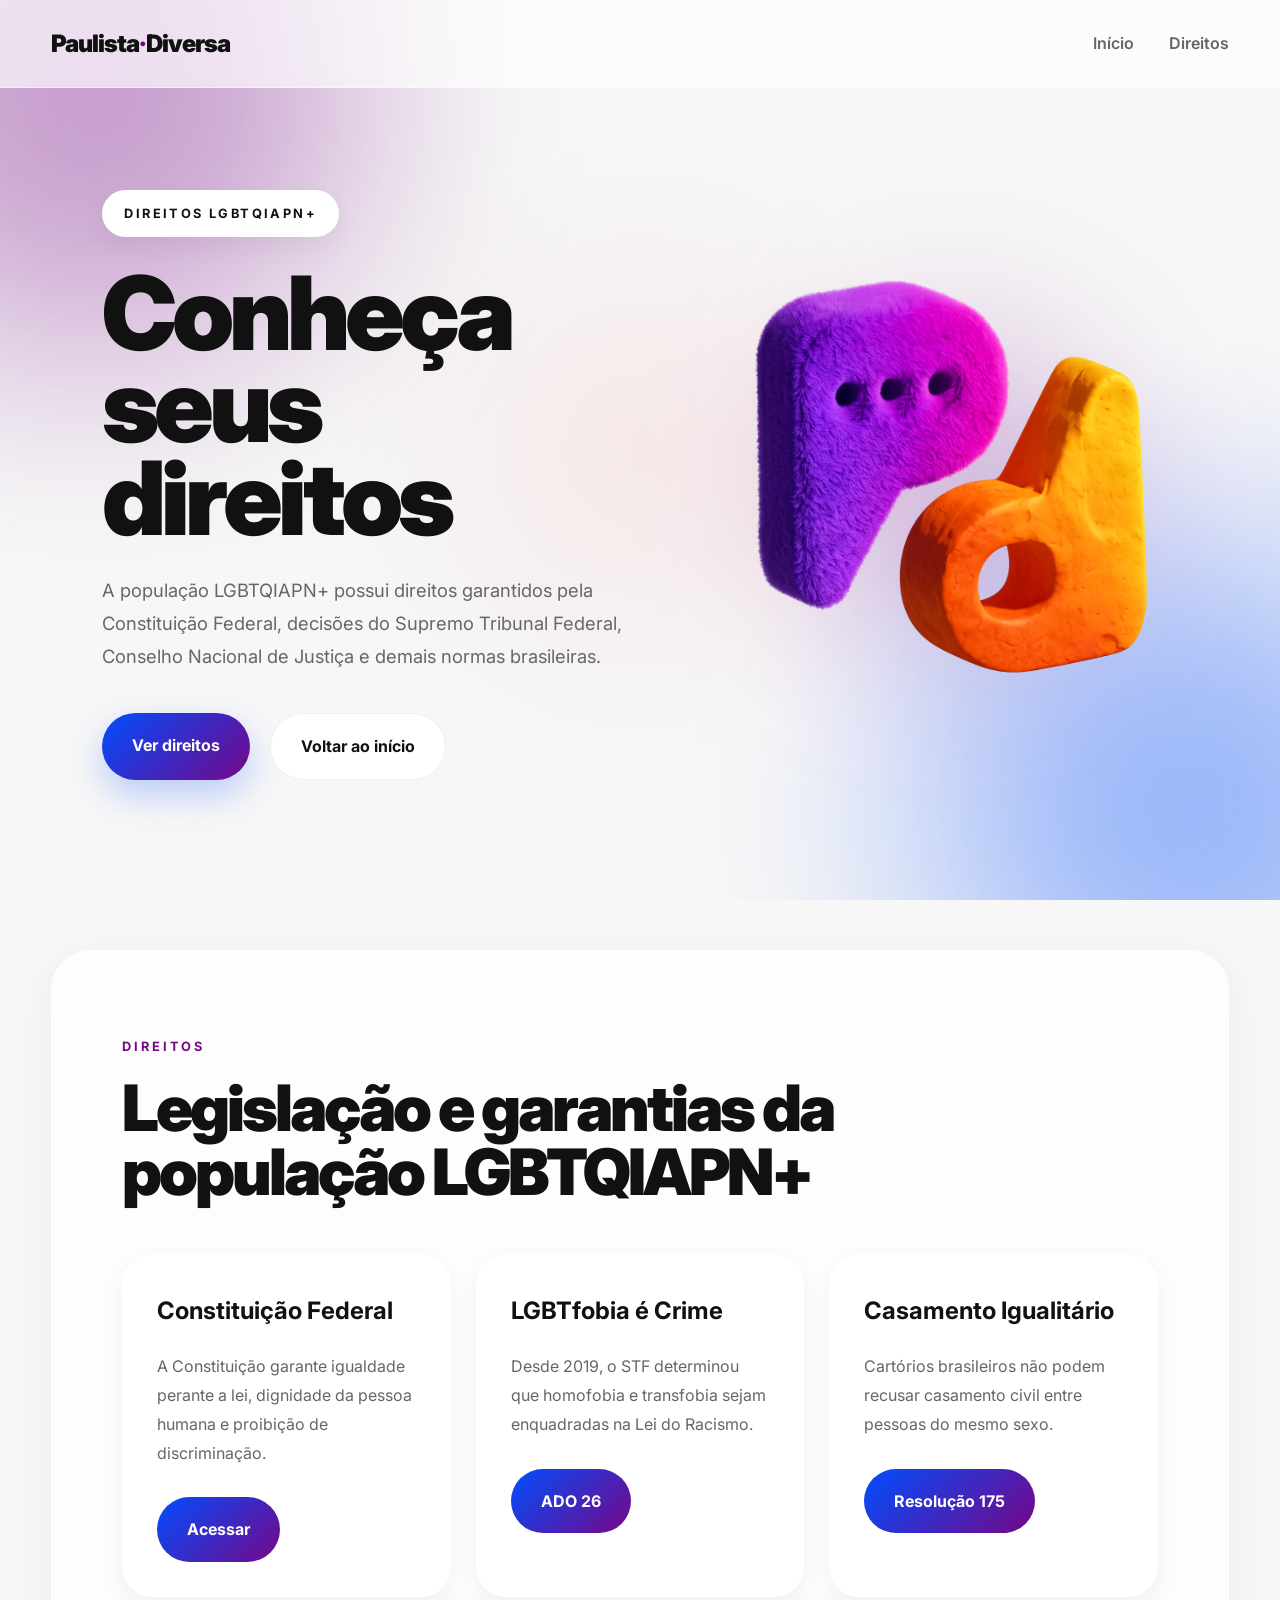
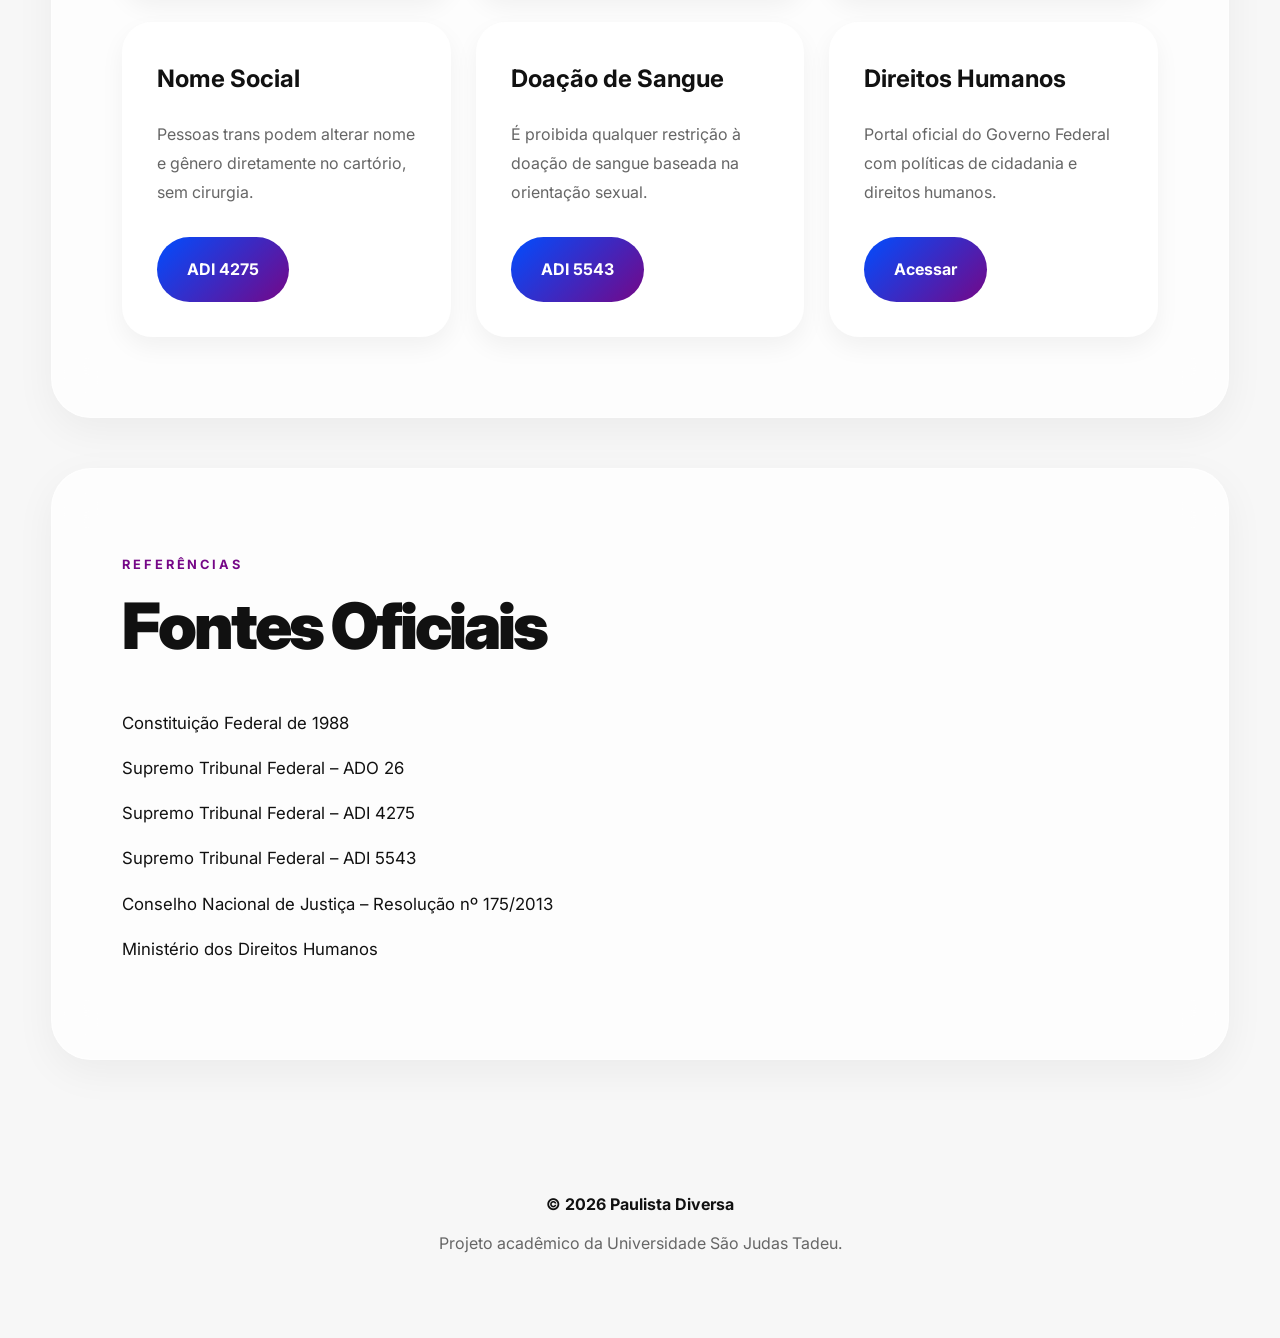
<file: direitos.html>
<!DOCTYPE html>

<html lang="pt-BR">

<head>

<meta charset="UTF-8">

<meta name="viewport"
content="width=device-width, initial-scale=1.0">

<title>

Conheça seus Direitos

</title>


<link rel="preconnect"
href="https://fonts.googleapis.com">

<link rel="preconnect"
href="https://fonts.gstatic.com"
crossorigin>


<link
href="https://fonts.googleapis.com/css2?family=Inter:wght@300;400;500;600;700;800;900&display=swap"
rel="stylesheet">


<link
rel="stylesheet"
href="style.css">

</head>

<body>




<nav class="navbar">

<div class="nav-container">

<div class="nav-logo">

Paulista<span>·</span>Diversa

</div>



<ul>

<li>

<a href="index.html">

Início

</a>

</li>


<li>

<a href="#direitos">

Direitos

</a>

</li>

</ul>


</div>

</nav>






<header class="hero">

<div class="hero-gradient hero-gradient-1"></div>

<div class="hero-gradient hero-gradient-2"></div>



<div class="hero-container">


<div class="hero-left">

<span class="hero-label">

DIREITOS LGBTQIAPN+

</span>


<h1>

Conheça

seus

direitos

</h1>



<p>

A população LGBTQIAPN+ possui direitos
garantidos pela Constituição Federal,
decisões do Supremo Tribunal Federal,
Conselho Nacional de Justiça e demais
normas brasileiras.

</p>



<div class="buttons">

<a href="#direitos">

Ver direitos

</a>


<a href="index.html">

Voltar ao início

</a>

</div>

</div>





<div class="hero-right">

<div class="hero-logo-wrapper">

<div class="logo-glow"></div>

<img

src="imagens/logo.png"

alt="Paulista Diversa"

>

</div>

</div>



</div>

</header>








<section

id="direitos"

class="section"

>


<div class="section-header">

<span class="section-tag">

DIREITOS

</span>


<h2>

Legislação e garantias

da população LGBTQIAPN+

</h2>

</div>






<div class="cards-grid">



<div class="info-card">

<h3>

Constituição Federal

</h3>

<p>

A Constituição garante
igualdade perante a lei,
dignidade da pessoa humana
e proibição de discriminação.

</p>


<a

href="https://www.planalto.gov.br/ccivil_03/constituicao/constituicao.htm"

target="_blank"

class="btn-direitos"

>

Acessar

</a>

</div>






<div class="info-card">

<h3>

LGBTfobia é Crime

</h3>

<p>

Desde 2019,
o STF determinou que
homofobia e transfobia
sejam enquadradas
na Lei do Racismo.

</p>


<a

href="https://portal.stf.jus.br/processos/detalhe.asp?incidente=4239576"

target="_blank"

class="btn-direitos"

>

ADO 26

</a>

</div>







<div class="info-card">

<h3>

Casamento Igualitário

</h3>

<p>

Cartórios brasileiros
não podem recusar
casamento civil
entre pessoas
do mesmo sexo.

</p>


<a

href="https://atos.cnj.jus.br/atos/detalhar/1754"

target="_blank"

class="btn-direitos"

>

Resolução 175

</a>

</div>







<div class="info-card">

<h3>

Nome Social

</h3>

<p>

Pessoas trans
podem alterar
nome e gênero
diretamente no cartório,
sem cirurgia.

</p>


<a

href="https://portal.stf.jus.br/processos/detalhe.asp?incidente=2691371"

target="_blank"

class="btn-direitos"

>

ADI 4275

</a>

</div>







<div class="info-card">

<h3>

Doação de Sangue

</h3>

<p>

É proibida qualquer
restrição à doação
de sangue baseada
na orientação sexual.

</p>


<a

href="https://portal.stf.jus.br/processos/detalhe.asp?incidente=4803092"

target="_blank"

class="btn-direitos"

>

ADI 5543

</a>

</div>








<div class="info-card">

<h3>

Direitos Humanos

</h3>

<p>

Portal oficial do Governo
Federal com políticas
de cidadania e direitos
humanos.

</p>


<a

href="https://www.gov.br/mdh"

target="_blank"

class="btn-direitos"

>

Acessar

</a>

</div>



</div>

</section>








<section class="section">

<div class="section-header">

<span class="section-tag">

REFERÊNCIAS

</span>


<h2>

Fontes Oficiais

</h2>

</div>




<ul class="lista-direitos">

<li>

Constituição Federal de 1988

</li>


<li>

Supremo Tribunal Federal – ADO 26

</li>


<li>

Supremo Tribunal Federal – ADI 4275

</li>


<li>

Supremo Tribunal Federal – ADI 5543

</li>


<li>

Conselho Nacional de Justiça
– Resolução nº 175/2013

</li>


<li>

Ministério dos Direitos Humanos

</li>

</ul>


</section>







<footer>

<p>

© 2026 Paulista Diversa

</p>


<p>

Projeto acadêmico da
Universidade São Judas Tadeu.

</p>

</footer>



<script src="script.js"></script>

</body>

</html>
</file>
<file: style.css>
/* =======================================
PAULISTA DIVERSA
======================================= */

:root{

--red:#E40303;
--orange:#FF8C00;
--yellow:#FFED00;
--green:#008026;
--blue:#004DFF;
--purple:#750787;

--bg:#F7F7F7;

--surface:rgba(255,255,255,.75);

--text:#111111;

--muted:#666666;

}


/* =======================================
RESET
======================================= */

*{

margin:0;

padding:0;

box-sizing:border-box;

}


html{

scroll-behavior:smooth;

}


body{

font-family:"Inter",sans-serif;

background:var(--bg);

color:var(--text);

line-height:1.8;

overflow-x:hidden;

}




/* =======================================
BACKGROUND
======================================= */

body::before{

content:"";

position:fixed;

inset:0;

z-index:-2;

background:

radial-gradient(

circle at top left,

rgba(117,7,135,.08),

transparent 35%

),

radial-gradient(

circle at bottom right,

rgba(0,77,255,.08),

transparent 35%

),

radial-gradient(

circle at center,

rgba(228,3,3,.06),

transparent 40%

),

var(--bg);

}





/* =======================================
NAVBAR
======================================= */

.navbar{

position:fixed;

top:0;

width:100%;

z-index:999;

backdrop-filter:blur(20px);

background:rgba(255,255,255,.65);

border-bottom:

1px solid rgba(255,255,255,.4);

transition:.3s;

}


.nav-container{

width:min(1300px,92%);

margin:auto;

display:flex;

justify-content:space-between;

align-items:center;

padding:22px 0;

}



.nav-logo{

font-size:1.5rem;

font-weight:900;

letter-spacing:-1px;

}


.nav-logo span{

color:var(--purple);

}


.navbar ul{

display:flex;

list-style:none;

gap:35px;

}


.navbar a{

text-decoration:none;

font-weight:600;

color:var(--muted);

transition:.3s;

position:relative;

}



.navbar a:hover{

color:var(--purple);

}



/* menu ativo */

.navbar a.active{

color:var(--purple);

}


.navbar a.active::after{

content:"";

position:absolute;

left:0;

bottom:-8px;

width:100%;

height:2px;

background:

linear-gradient(

90deg,

var(--blue),

var(--purple)

);

}





/* =======================================
HERO
======================================= */

.hero{

position:relative;

min-height:100vh;

display:flex;

align-items:center;

padding:

150px 8%

80px;

overflow:hidden;

}


.hero-container{

width:100%;

display:grid;

grid-template-columns:

1.1fr .9fr;

gap:80px;

align-items:center;

}



.hero-label{

display:inline-block;

padding:

12px 22px;

border-radius:999px;

background:white;

font-size:.8rem;

font-weight:700;

letter-spacing:.15rem;

margin-bottom:30px;

box-shadow:

0 10px 25px

rgba(0,0,0,.05);

}



.hero-left h1{

font-size:

clamp(

4rem,

8vw,

7rem

);

font-weight:900;

line-height:.9;

letter-spacing:-5px;

margin-bottom:30px;

max-width:700px;

}



.hero-left p{

font-size:1.15rem;

max-width:650px;

color:var(--muted);

margin-bottom:40px;

}





/* =======================================
BOTÕES
======================================= */

.buttons{

display:flex;

gap:20px;

flex-wrap:wrap;

}


.buttons a{

padding:

18px 30px;

border-radius:999px;

text-decoration:none;

font-weight:700;

transition:.3s;

}



.buttons a:first-child{

background:

linear-gradient(

135deg,

var(--blue),

var(--purple)

);

color:white;

box-shadow:

0 15px 35px

rgba(0,77,255,.25);

}



.buttons a:last-child{

background:white;

border:

1px solid rgba(0,0,0,.06);

color:#111;

}



.buttons a:hover{

transform:

translateY(-5px);

}





/* =======================================
LOGO
======================================= */

.hero-right{

display:flex;

justify-content:center;

align-items:center;

}


.hero-logo-wrapper{

position:relative;

width:100%;

max-width:500px;

}



.hero-logo-wrapper img{

width:100%;

position:relative;

z-index:2;

animation:

float 6s ease-in-out infinite;

}



.logo-glow{

position:absolute;

inset:0;

border-radius:50%;

background:

radial-gradient(

circle,

rgba(117,7,135,.35),

transparent 70%

);

filter:blur(70px);

}





/* =======================================
GRADIENTES
======================================= */

.hero-gradient{

position:absolute;

border-radius:50%;

filter:blur(120px);

opacity:.35;

z-index:-1;

}



.hero-gradient-1{

width:500px;

height:500px;

background:var(--purple);

top:-150px;

left:-150px;

}



.hero-gradient-2{

width:500px;

height:500px;

background:var(--blue);

right:-150px;

bottom:-150px;

}





/* =======================================
SECTIONS
======================================= */

.section{

width:

min(

1280px,

92%

);

margin:50px auto;

padding:80px 70px;

border-radius:40px;

background:

var(--surface);

backdrop-filter:

blur(25px);

border:

1px solid rgba(

255,

255,

255,

.5

);

box-shadow:

0 12px 40px

rgba(

0,

0,

0,

.05

);

}





/* =======================================
HEADER DAS SEÇÕES
======================================= */

.section-header{

margin-bottom:50px;

}


.section-tag{

display:inline-block;

font-size:.8rem;

font-weight:700;

letter-spacing:.18rem;

color:var(--purple);

margin-bottom:18px;

}



.section-header h2{

font-size:

clamp(

2.5rem,

5vw,

4.5rem

);

font-weight:900;

line-height:1;

letter-spacing:-3px;

max-width:900px;

}





/* =======================================
GRID
======================================= */

.section-grid{

display:grid;

grid-template-columns:

1.2fr .8fr;

gap:60px;

align-items:center;

}


.section-text{

display:flex;

flex-direction:column;

gap:25px;

}


.section-text p{

font-size:1.1rem;

color:var(--muted);

}





/* =======================================
CARD DE DESTAQUE
======================================= */

.highlight-card{

padding:45px;

border-radius:35px;

background:

linear-gradient(

135deg,

var(--blue),

var(--purple)

);

color:white;

min-height:320px;

display:flex;

flex-direction:column;

justify-content:space-between;

box-shadow:

0 20px 40px

rgba(

0,

77,

255,

.22

);

}


.highlight-card span{

opacity:.75;

font-size:1rem;

}


.highlight-card h3{

font-size:2rem;

line-height:1.1;

font-weight:800;

}





/* =======================================
CARDS
======================================= */

.cards-grid{

display:grid;

grid-template-columns:

repeat(

auto-fit,

minmax(

260px,

1fr

)

);

gap:25px;

}



.info-card{

padding:35px;

border-radius:30px;

background:white;

box-shadow:

0 10px 25px

rgba(

0,

0,

0,

.05

);

transition:.3s;

min-height:230px;

}


.info-card:hover{

transform:

translateY(-8px);

}


.info-card h3{

font-size:1.5rem;

margin-bottom:20px;

}


.info-card p{

color:var(--muted);

}





/* =======================================
GALERIA
======================================= */

.gallery-grid{

display:grid;

grid-template-columns:

repeat(

auto-fit,

minmax(

320px,

1fr

)

);

gap:25px;

}



.gallery-card{

position:relative;

height:380px;

border-radius:35px;

overflow:hidden;

box-shadow:

0 12px 30px

rgba(

0,

0,

0,

.08

);

transition:.35s;

}



.gallery-card img{

width:100%;

height:100%;

object-fit:cover;

transition:.4s;

}



.gallery-card:hover{

transform:

translateY(-10px);

}



.gallery-card:hover img{

transform:

scale(1.05);

}



.gallery-caption{

position:absolute;

bottom:0;

width:100%;

padding:25px;

background:

linear-gradient(

transparent,

rgba(

0,

0,

0,

.85

)

);

color:white;

font-weight:600;

}





/* =======================================
LISTA DIREITOS
======================================= */

.lista-direitos{

list-style:none;

margin-top:25px;

}


.lista-direitos li{

margin-bottom:15px;

font-size:1.05rem;

}





/* =======================================
BOTÃO DIREITOS
======================================= */

.btn-direitos{

display:inline-block;

margin-top:30px;

padding:

18px 30px;

border-radius:999px;

text-decoration:none;

font-weight:700;

background:

linear-gradient(

135deg,

var(--blue),

var(--purple)

);

color:white;

transition:.3s;

}



.btn-direitos:hover{

transform:

translateY(-5px);

}





/* =======================================
FOOTER
======================================= */

footer{

padding:

80px 20px;

text-align:center;

}


footer p:first-child{

font-weight:700;

margin-bottom:10px;

}


footer p:last-child{

color:var(--muted);

}





/* =======================================
REVEAL
======================================= */

.hidden{

opacity:0;

transform:

translateY(40px);

transition:

all .8s ease;

}


.show{

opacity:1;

transform:

translateY(0);

}





/* =======================================
ANIMAÇÃO
======================================= */

@keyframes float{

0%{

transform:

translateY(0px);

}


50%{

transform:

translateY(-18px);

}


100%{

transform:

translateY(0px);

}

}





/* =======================================
RESPONSIVO
======================================= */

@media(max-width:1100px){

.hero-container,

.section-grid{

grid-template-columns:1fr;

}


.hero-left{

text-align:center;

}


.hero-left p{

margin:auto;

margin-bottom:40px;

}


.buttons{

justify-content:center;

}

}



@media(max-width:850px){

.navbar ul{

display:none;

}


.section{

padding:

45px 30px;

}


.hero{

padding:

140px 6%

80px;

}

}



@media(max-width:600px){

.hero-left h1{

letter-spacing:-2px;

}


.buttons{

flex-direction:column;

}


.buttons a{

width:100%;

text-align:center;

}


.gallery-card{

height:260px;

}

}
</file>
